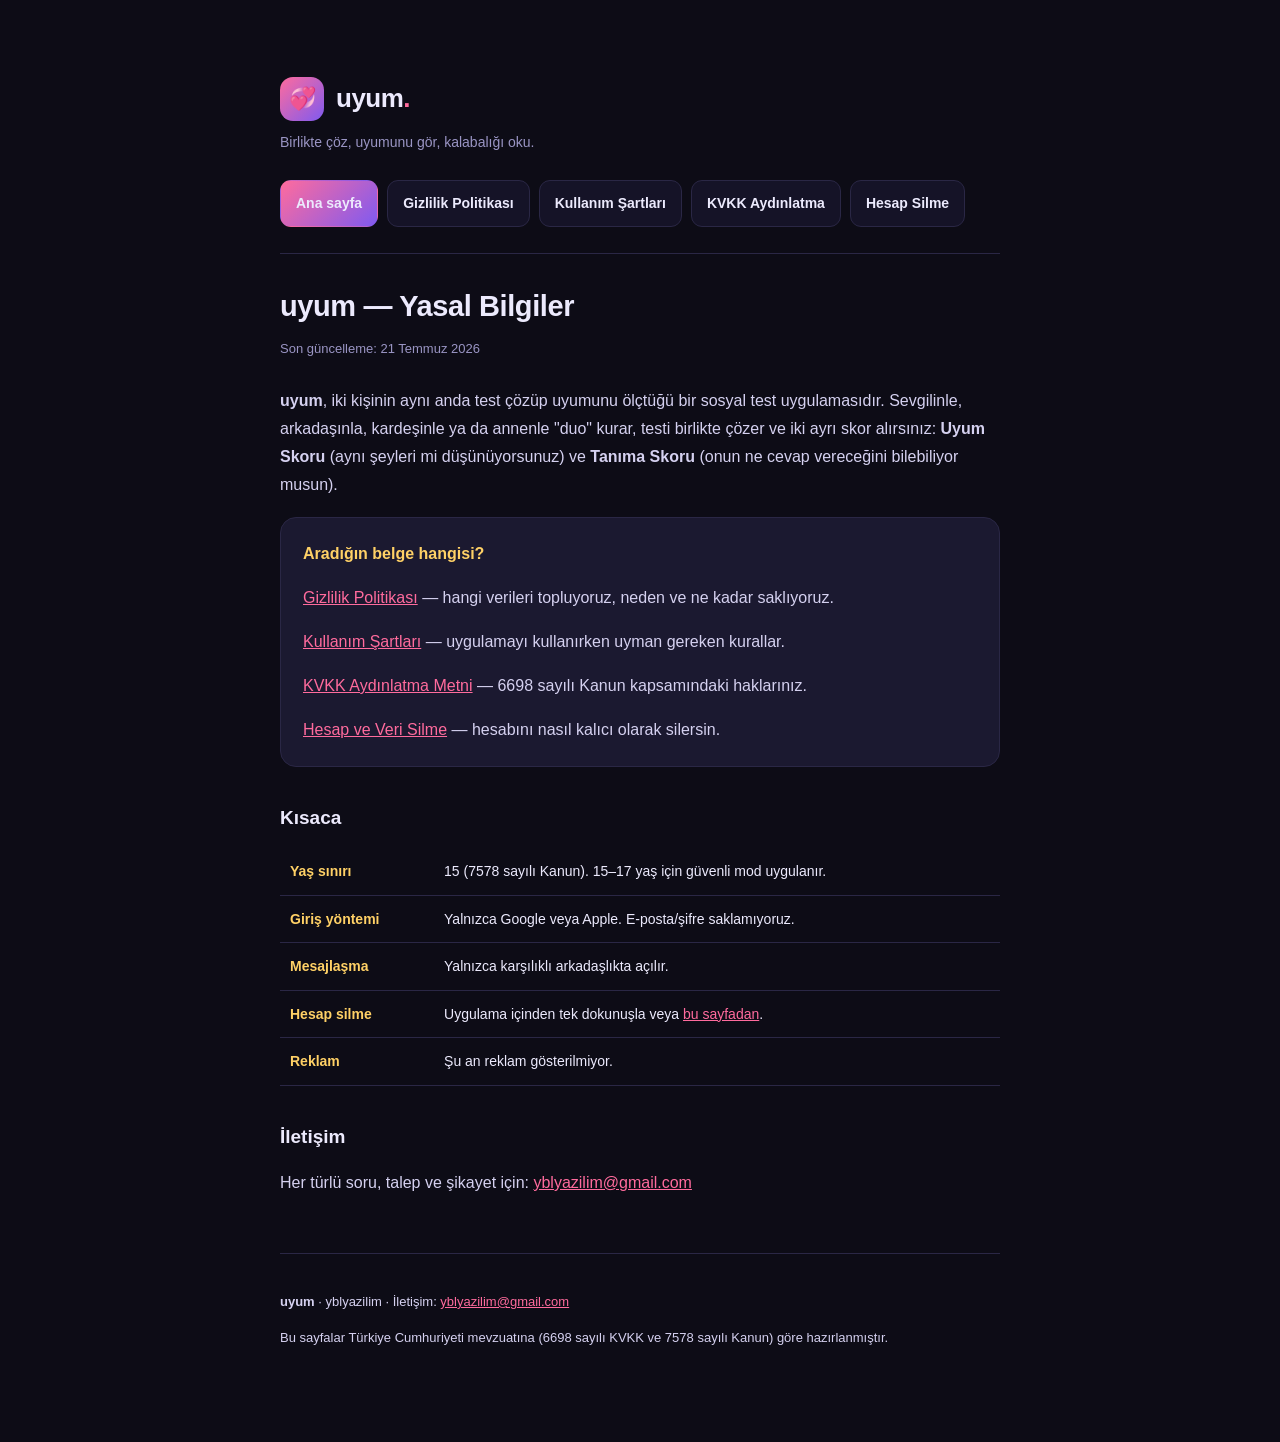
<file: index.html>
<!doctype html>
<html lang="tr">
<head>
<meta charset="utf-8">
<meta name="viewport" content="width=device-width,initial-scale=1">
<title>Yasal Bilgiler · uyum</title>
<meta name="description" content="uyum uygulamasının gizlilik politikası, kullanım şartları ve KVKK aydınlatma metni.">
<link rel="stylesheet" href="stil.css">
</head>
<body>
<div class="wrap">
<header>
  <a class="logo" href="index.html"><span class="mark">💞</span><b>uyum<i>.</i></b></a>
  <div class="slogan">Birlikte çöz, uyumunu gör, kalabalığı oku.</div>
  <nav class="nav">
    <a href="index.html" class="act">Ana sayfa</a>
    <a href="gizlilik.html">Gizlilik Politikası</a>
    <a href="sartlar.html">Kullanım Şartları</a>
    <a href="kvkk.html">KVKK Aydınlatma</a>
    <a href="hesap-silme.html">Hesap Silme</a>
  </nav>
</header>

<h1>uyum — Yasal Bilgiler</h1>
<p class="tarih">Son güncelleme: 21 Temmuz 2026</p>

<p><b>uyum</b>, iki kişinin aynı anda test çözüp uyumunu ölçtüğü bir sosyal test uygulamasıdır.
Sevgilinle, arkadaşınla, kardeşinle ya da annenle "duo" kurar, testi birlikte çözer ve iki ayrı skor alırsınız:
<b>Uyum Skoru</b> (aynı şeyleri mi düşünüyorsunuz) ve <b>Tanıma Skoru</b> (onun ne cevap vereceğini bilebiliyor musun).</p>

<div class="kart">
  <h3 style="margin-top:0">Aradığın belge hangisi?</h3>
  <p><a href="gizlilik.html">Gizlilik Politikası</a> — hangi verileri topluyoruz, neden ve ne kadar saklıyoruz.</p>
  <p><a href="sartlar.html">Kullanım Şartları</a> — uygulamayı kullanırken uyman gereken kurallar.</p>
  <p><a href="kvkk.html">KVKK Aydınlatma Metni</a> — 6698 sayılı Kanun kapsamındaki haklarınız.</p>
  <p style="margin-bottom:0"><a href="hesap-silme.html">Hesap ve Veri Silme</a> — hesabını nasıl kalıcı olarak silersin.</p>
</div>

<h2>Kısaca</h2>
<table>
  <tr><th>Yaş sınırı</th><td>15 (7578 sayılı Kanun). 15–17 yaş için güvenli mod uygulanır.</td></tr>
  <tr><th>Giriş yöntemi</th><td>Yalnızca Google veya Apple. E-posta/şifre saklamıyoruz.</td></tr>
  <tr><th>Mesajlaşma</th><td>Yalnızca karşılıklı arkadaşlıkta açılır.</td></tr>
  <tr><th>Hesap silme</th><td>Uygulama içinden tek dokunuşla veya <a href="hesap-silme.html">bu sayfadan</a>.</td></tr>
  <tr><th>Reklam</th><td>Şu an reklam gösterilmiyor.</td></tr>
</table>

<h2>İletişim</h2>
<p>Her türlü soru, talep ve şikayet için: <a href="mailto:yblyazilim@gmail.com">yblyazilim@gmail.com</a></p>

<footer>
  <p><b>uyum</b> · yblyazilim · İletişim: <a href="mailto:yblyazilim@gmail.com">yblyazilim@gmail.com</a></p>
  <p>Bu sayfalar Türkiye Cumhuriyeti mevzuatına (6698 sayılı KVKK ve 7578 sayılı Kanun) göre hazırlanmıştır.</p>
</footer>
</div>
</body>
</html>
</file>
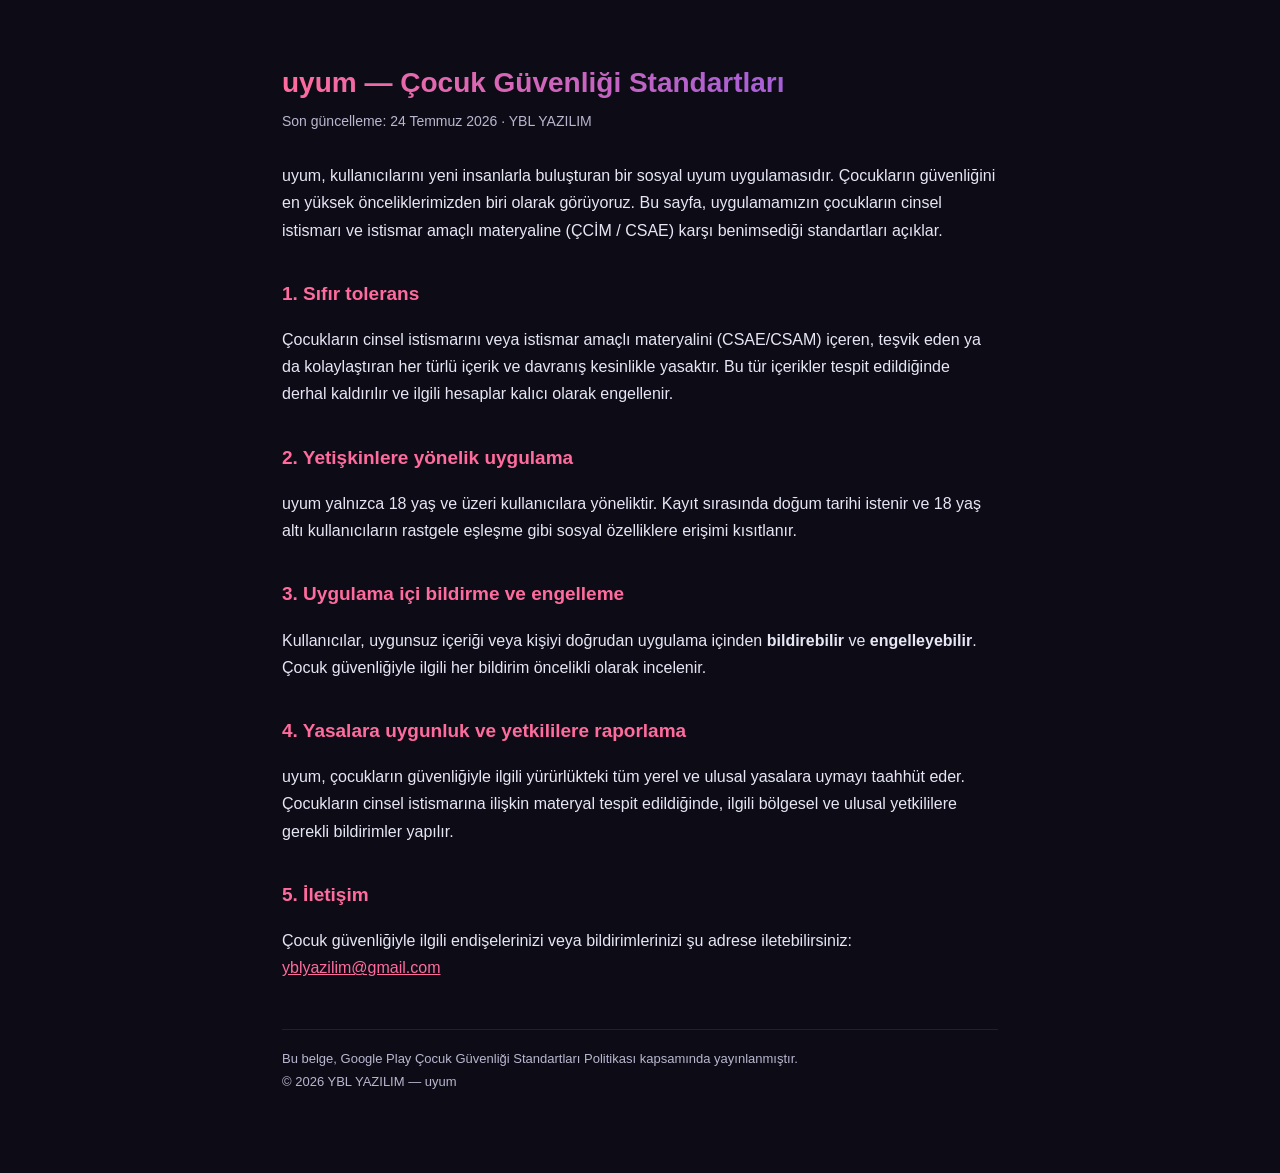
<file: cocuk-guvenligi.html>
<!DOCTYPE html>
<html lang="tr">
<head>
<meta charset="UTF-8">
<meta name="viewport" content="width=device-width, initial-scale=1.0">
<title>uyum — Çocuk Güvenliği Standartları</title>
<style>
  :root{--bg:#0d0c16;--card:#1c1b2e;--accent:#ff6b9d;--accent2:#7f5af0;--text:#f6f5ff;--muted:#b9b7d0;}
  *{box-sizing:border-box;}
  body{margin:0;background:var(--bg);color:var(--text);font-family:-apple-system,Segoe UI,Roboto,Arial,sans-serif;line-height:1.7;}
  .wrap{max-width:760px;margin:0 auto;padding:40px 22px 80px;}
  h1{font-size:28px;background:linear-gradient(90deg,var(--accent),var(--accent2));-webkit-background-clip:text;background-clip:text;color:transparent;margin-bottom:4px;}
  .sub{color:var(--muted);font-size:14px;margin-bottom:28px;}
  h2{font-size:19px;margin-top:34px;color:var(--accent);}
  p,li{color:#e7e6f5;}
  a{color:var(--accent);}
  .card{background:var(--card);border:1px solid rgba(127,90,240,.25);border-radius:16px;padding:18px 20px;margin-top:16px;}
  .foot{margin-top:48px;color:var(--muted);font-size:13px;border-top:1px solid rgba(127,90,240,.2);padding-top:18px;}
</style>
</head>
<body>
<div class="wrap">
  <h1>uyum — Çocuk Güvenliği Standartları</h1>
  <div class="sub">Son güncelleme: 24 Temmuz 2026 · YBL YAZILIM</div>

  <p>uyum, kullanıcılarını yeni insanlarla buluşturan bir sosyal uyum uygulamasıdır. Çocukların güvenliğini en yüksek önceliklerimizden biri olarak görüyoruz. Bu sayfa, uygulamamızın çocukların cinsel istismarı ve istismar amaçlı materyaline (ÇCİM / CSAE) karşı benimsediği standartları açıklar.</p>

  <h2>1. Sıfır tolerans</h2>
  <p>Çocukların cinsel istismarını veya istismar amaçlı materyalini (CSAE/CSAM) içeren, teşvik eden ya da kolaylaştıran her türlü içerik ve davranış kesinlikle yasaktır. Bu tür içerikler tespit edildiğinde derhal kaldırılır ve ilgili hesaplar kalıcı olarak engellenir.</p>

  <h2>2. Yetişkinlere yönelik uygulama</h2>
  <p>uyum yalnızca 18 yaş ve üzeri kullanıcılara yöneliktir. Kayıt sırasında doğum tarihi istenir ve 18 yaş altı kullanıcıların rastgele eşleşme gibi sosyal özelliklere erişimi kısıtlanır.</p>

  <h2>3. Uygulama içi bildirme ve engelleme</h2>
  <p>Kullanıcılar, uygunsuz içeriği veya kişiyi doğrudan uygulama içinden <strong>bildirebilir</strong> ve <strong>engelleyebilir</strong>. Çocuk güvenliğiyle ilgili her bildirim öncelikli olarak incelenir.</p>

  <h2>4. Yasalara uygunluk ve yetkililere raporlama</h2>
  <p>uyum, çocukların güvenliğiyle ilgili yürürlükteki tüm yerel ve ulusal yasalara uymayı taahhüt eder. Çocukların cinsel istismarına ilişkin materyal tespit edildiğinde, ilgili bölgesel ve ulusal yetkililere gerekli bildirimler yapılır.</p>

  <h2>5. İletişim</h2>
  <p>Çocuk güvenliğiyle ilgili endişelerinizi veya bildirimlerinizi şu adrese iletebilirsiniz:
  <br><a href="mailto:yblyazilim@gmail.com">yblyazilim@gmail.com</a></p>

  <div class="foot">
    Bu belge, Google Play Çocuk Güvenliği Standartları Politikası kapsamında yayınlanmıştır.<br>
    © 2026 YBL YAZILIM — uyum
  </div>
</div>
</body>
</html>
</file>
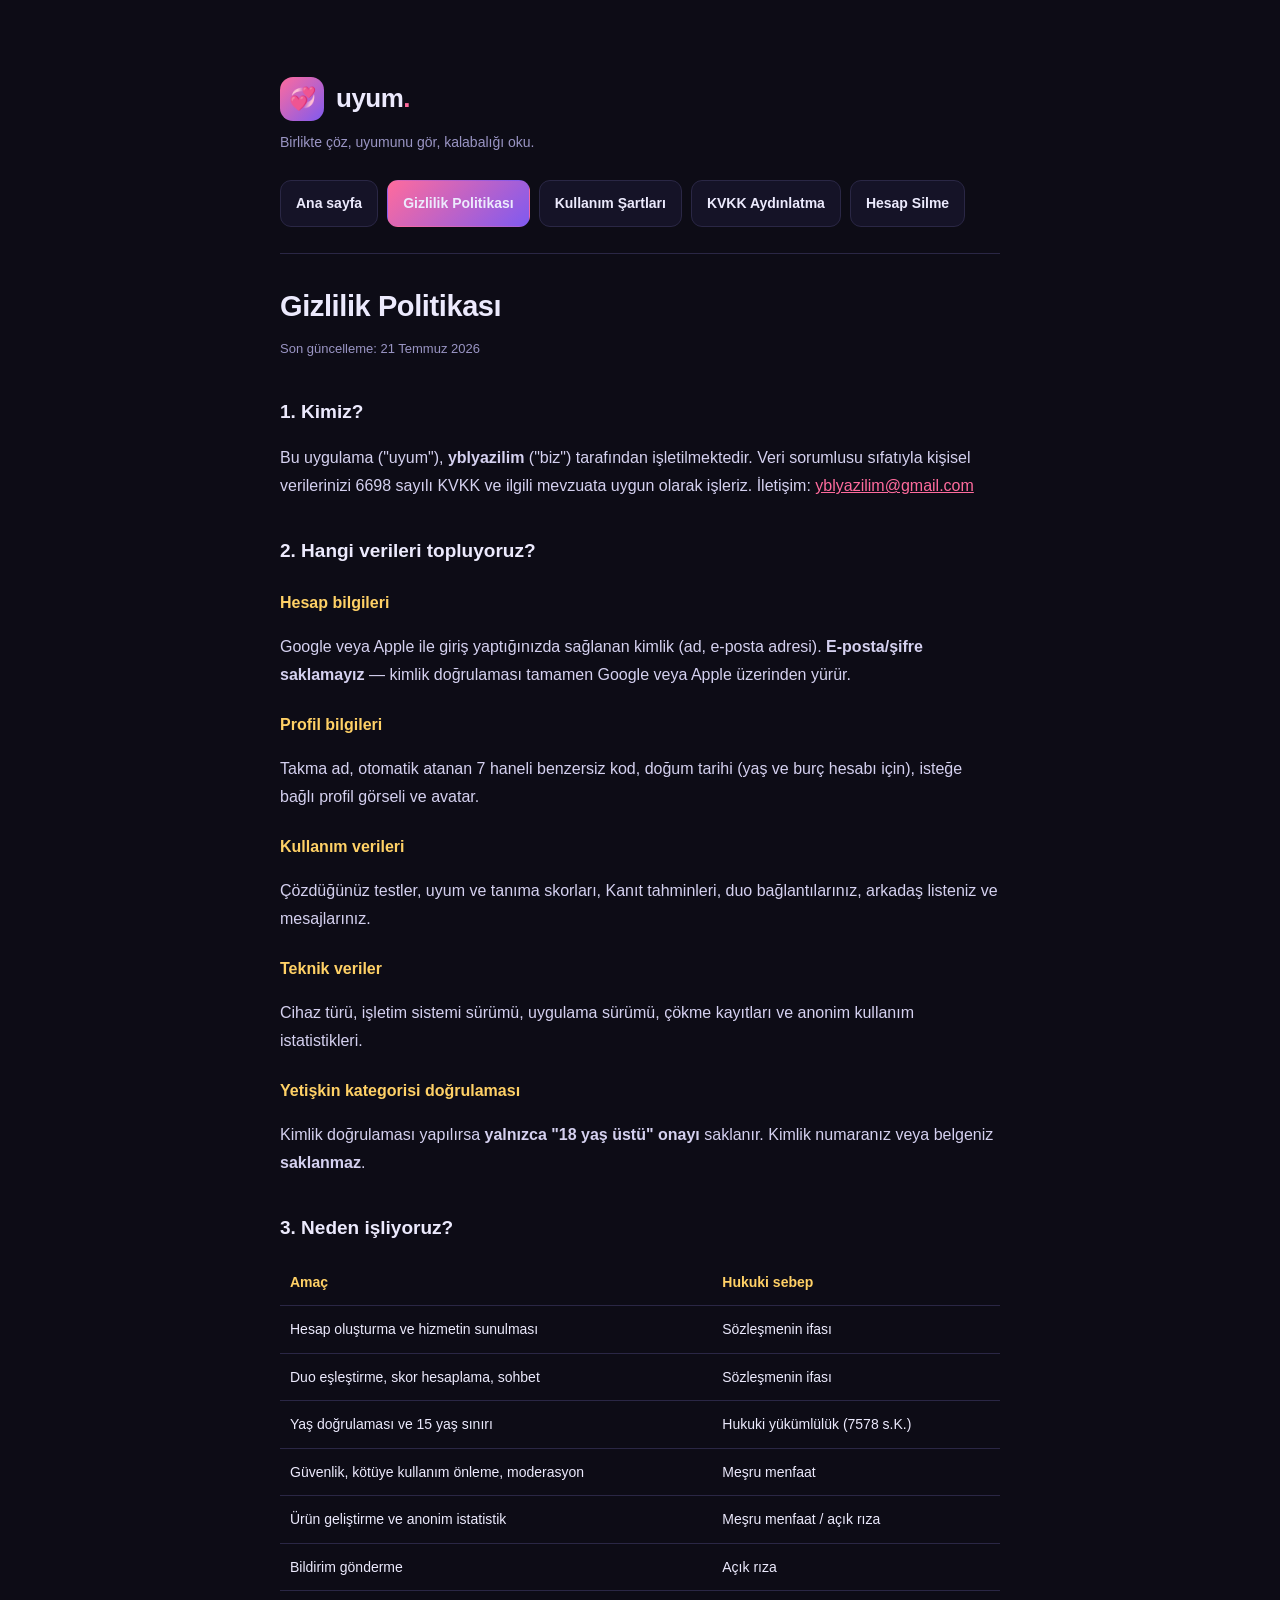
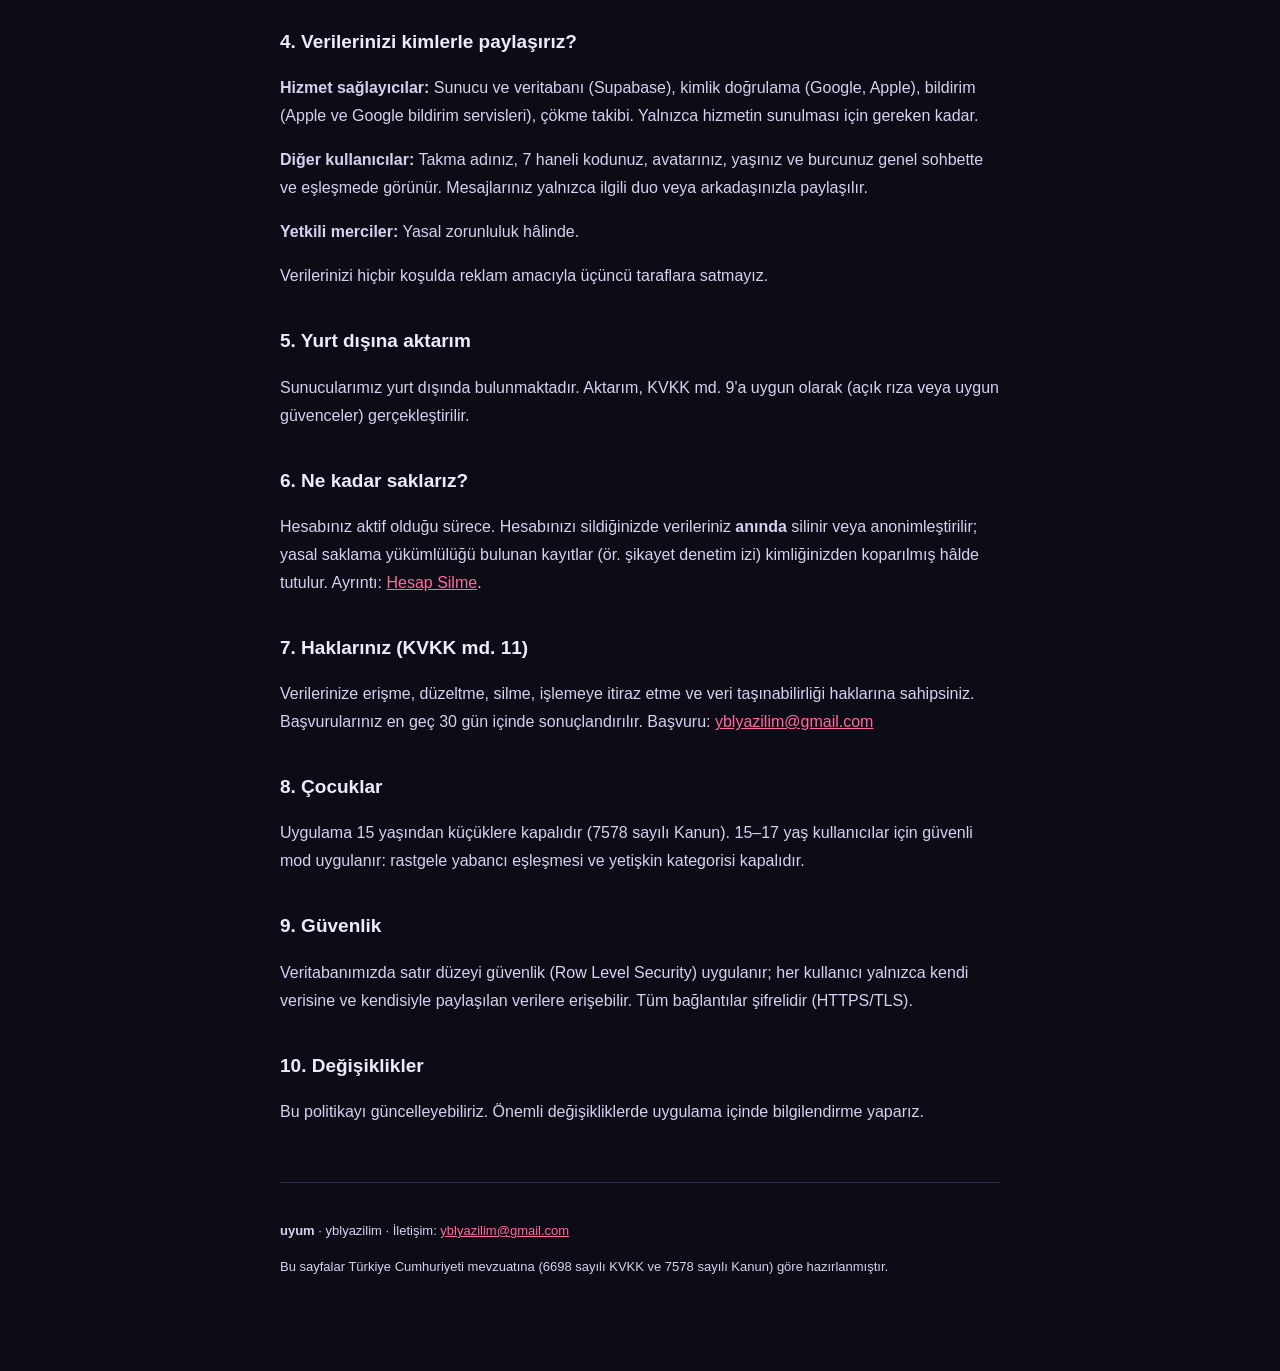
<file: gizlilik.html>
<!doctype html>
<html lang="tr">
<head>
<meta charset="utf-8">
<meta name="viewport" content="width=device-width,initial-scale=1">
<title>Gizlilik Politikası · uyum</title>
<meta name="description" content="uyum uygulaması gizlilik politikası.">
<link rel="stylesheet" href="stil.css">
</head>
<body>
<div class="wrap">
<header>
  <a class="logo" href="index.html"><span class="mark">💞</span><b>uyum<i>.</i></b></a>
  <div class="slogan">Birlikte çöz, uyumunu gör, kalabalığı oku.</div>
  <nav class="nav">
    <a href="index.html">Ana sayfa</a>
    <a href="gizlilik.html" class="act">Gizlilik Politikası</a>
    <a href="sartlar.html">Kullanım Şartları</a>
    <a href="kvkk.html">KVKK Aydınlatma</a>
    <a href="hesap-silme.html">Hesap Silme</a>
  </nav>
</header>

<h1>Gizlilik Politikası</h1>
<p class="tarih">Son güncelleme: 21 Temmuz 2026</p>

<h2>1. Kimiz?</h2>
<p>Bu uygulama ("uyum"), <b>yblyazilim</b> ("biz") tarafından işletilmektedir. Veri sorumlusu sıfatıyla
kişisel verilerinizi 6698 sayılı KVKK ve ilgili mevzuata uygun olarak işleriz.
İletişim: <a href="mailto:yblyazilim@gmail.com">yblyazilim@gmail.com</a></p>

<h2>2. Hangi verileri topluyoruz?</h2>
<h3>Hesap bilgileri</h3>
<p>Google veya Apple ile giriş yaptığınızda sağlanan kimlik (ad, e-posta adresi).
<b>E-posta/şifre saklamayız</b> — kimlik doğrulaması tamamen Google veya Apple üzerinden yürür.</p>
<h3>Profil bilgileri</h3>
<p>Takma ad, otomatik atanan 7 haneli benzersiz kod, doğum tarihi (yaş ve burç hesabı için),
isteğe bağlı profil görseli ve avatar.</p>
<h3>Kullanım verileri</h3>
<p>Çözdüğünüz testler, uyum ve tanıma skorları, Kanıt tahminleri, duo bağlantılarınız,
arkadaş listeniz ve mesajlarınız.</p>
<h3>Teknik veriler</h3>
<p>Cihaz türü, işletim sistemi sürümü, uygulama sürümü, çökme kayıtları ve anonim kullanım istatistikleri.</p>
<h3>Yetişkin kategorisi doğrulaması</h3>
<p>Kimlik doğrulaması yapılırsa <b>yalnızca "18 yaş üstü" onayı</b> saklanır.
Kimlik numaranız veya belgeniz <b>saklanmaz</b>.</p>

<h2>3. Neden işliyoruz?</h2>
<table>
  <tr><th>Amaç</th><th>Hukuki sebep</th></tr>
  <tr><td>Hesap oluşturma ve hizmetin sunulması</td><td>Sözleşmenin ifası</td></tr>
  <tr><td>Duo eşleştirme, skor hesaplama, sohbet</td><td>Sözleşmenin ifası</td></tr>
  <tr><td>Yaş doğrulaması ve 15 yaş sınırı</td><td>Hukuki yükümlülük (7578 s.K.)</td></tr>
  <tr><td>Güvenlik, kötüye kullanım önleme, moderasyon</td><td>Meşru menfaat</td></tr>
  <tr><td>Ürün geliştirme ve anonim istatistik</td><td>Meşru menfaat / açık rıza</td></tr>
  <tr><td>Bildirim gönderme</td><td>Açık rıza</td></tr>
</table>

<h2>4. Verilerinizi kimlerle paylaşırız?</h2>
<p><b>Hizmet sağlayıcılar:</b> Sunucu ve veritabanı (Supabase), kimlik doğrulama (Google, Apple),
bildirim (Apple ve Google bildirim servisleri), çökme takibi. Yalnızca hizmetin sunulması için gereken kadar.</p>
<p><b>Diğer kullanıcılar:</b> Takma adınız, 7 haneli kodunuz, avatarınız, yaşınız ve burcunuz
genel sohbette ve eşleşmede görünür. Mesajlarınız yalnızca ilgili duo veya arkadaşınızla paylaşılır.</p>
<p><b>Yetkili merciler:</b> Yasal zorunluluk hâlinde.</p>
<p>Verilerinizi hiçbir koşulda reklam amacıyla üçüncü taraflara satmayız.</p>

<h2>5. Yurt dışına aktarım</h2>
<p>Sunucularımız yurt dışında bulunmaktadır. Aktarım, KVKK md. 9'a uygun olarak
(açık rıza veya uygun güvenceler) gerçekleştirilir.</p>

<h2>6. Ne kadar saklarız?</h2>
<p>Hesabınız aktif olduğu sürece. Hesabınızı sildiğinizde verileriniz <b>anında</b> silinir veya
anonimleştirilir; yasal saklama yükümlülüğü bulunan kayıtlar (ör. şikayet denetim izi) kimliğinizden
koparılmış hâlde tutulur. Ayrıntı: <a href="hesap-silme.html">Hesap Silme</a>.</p>

<h2>7. Haklarınız (KVKK md. 11)</h2>
<p>Verilerinize erişme, düzeltme, silme, işlemeye itiraz etme ve veri taşınabilirliği haklarına sahipsiniz.
Başvurularınız en geç 30 gün içinde sonuçlandırılır.
Başvuru: <a href="mailto:yblyazilim@gmail.com">yblyazilim@gmail.com</a></p>

<h2>8. Çocuklar</h2>
<p>Uygulama 15 yaşından küçüklere kapalıdır (7578 sayılı Kanun).
15–17 yaş kullanıcılar için güvenli mod uygulanır: rastgele yabancı eşleşmesi ve
yetişkin kategorisi kapalıdır.</p>

<h2>9. Güvenlik</h2>
<p>Veritabanımızda satır düzeyi güvenlik (Row Level Security) uygulanır; her kullanıcı yalnızca
kendi verisine ve kendisiyle paylaşılan verilere erişebilir. Tüm bağlantılar şifrelidir (HTTPS/TLS).</p>

<h2>10. Değişiklikler</h2>
<p>Bu politikayı güncelleyebiliriz. Önemli değişikliklerde uygulama içinde bilgilendirme yaparız.</p>

<footer>
  <p><b>uyum</b> · yblyazilim · İletişim: <a href="mailto:yblyazilim@gmail.com">yblyazilim@gmail.com</a></p>
  <p>Bu sayfalar Türkiye Cumhuriyeti mevzuatına (6698 sayılı KVKK ve 7578 sayılı Kanun) göre hazırlanmıştır.</p>
</footer>
</div>
</body>
</html>
</file>
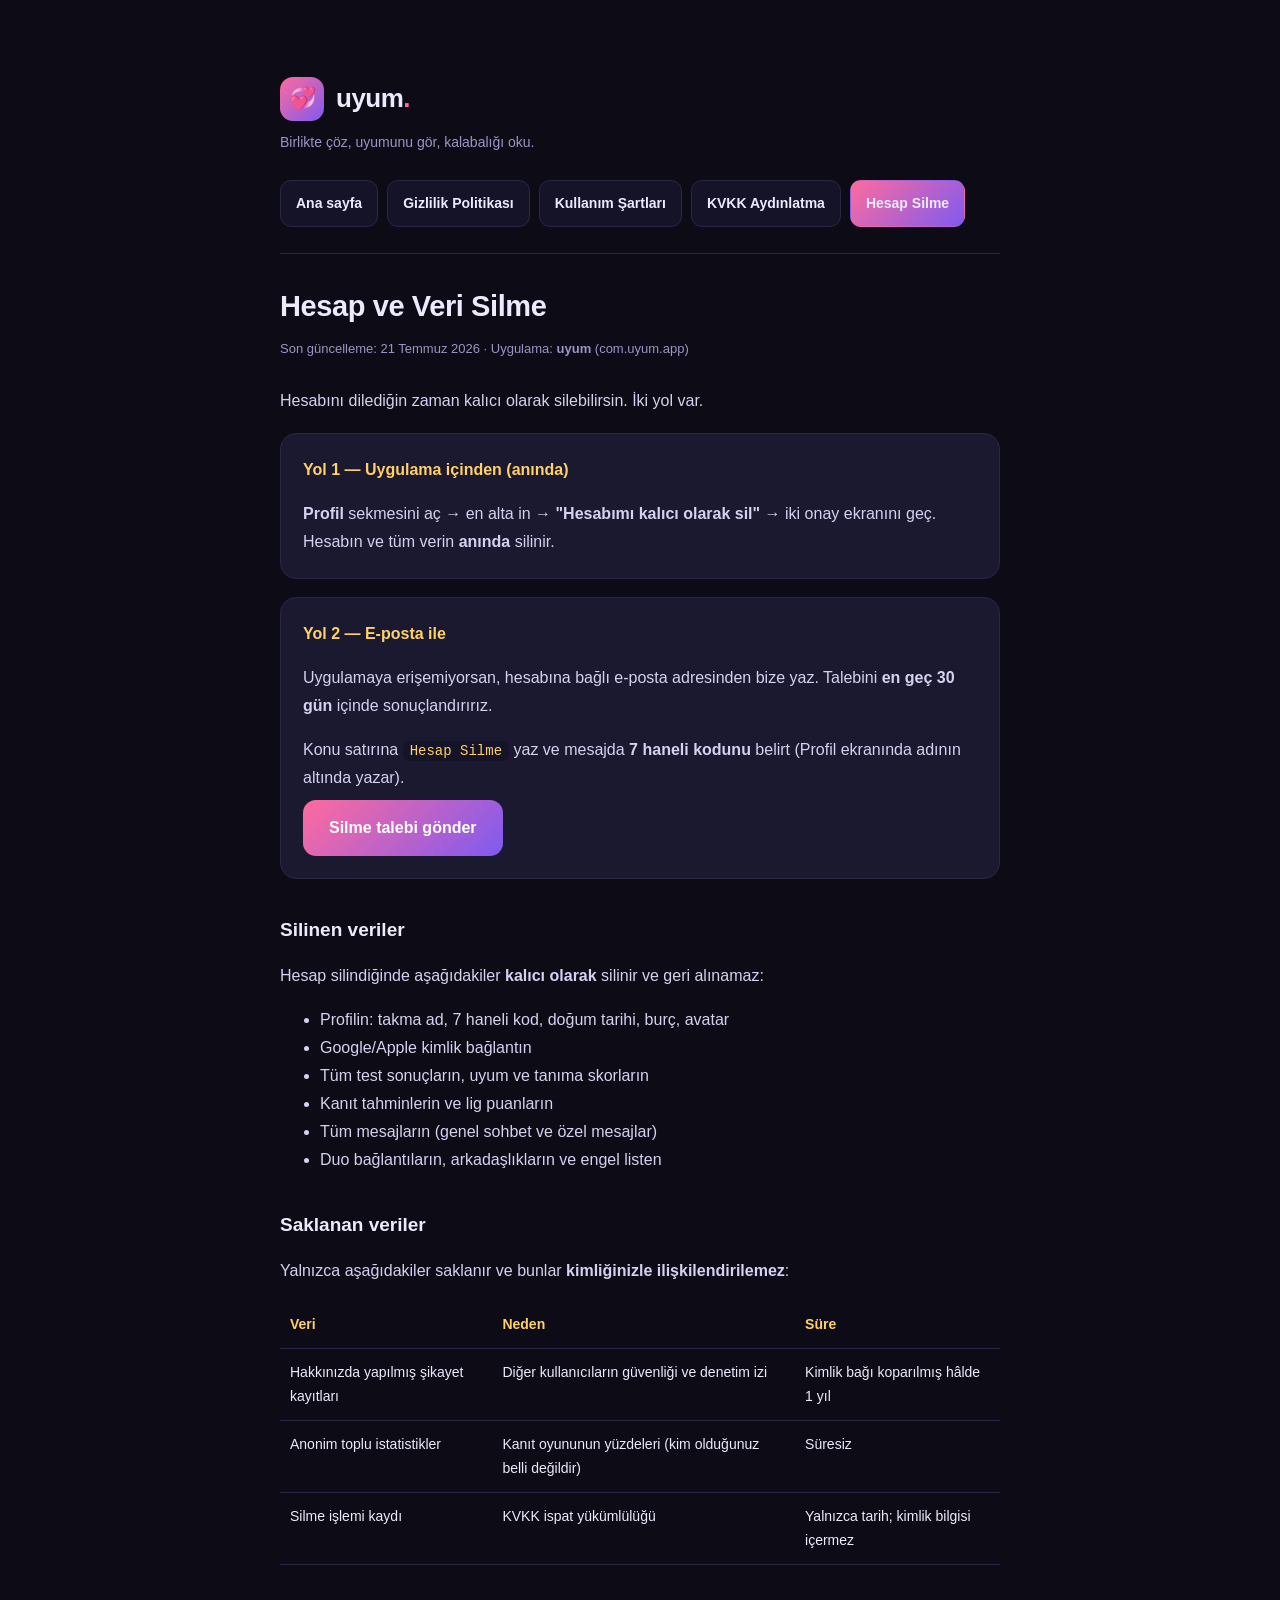
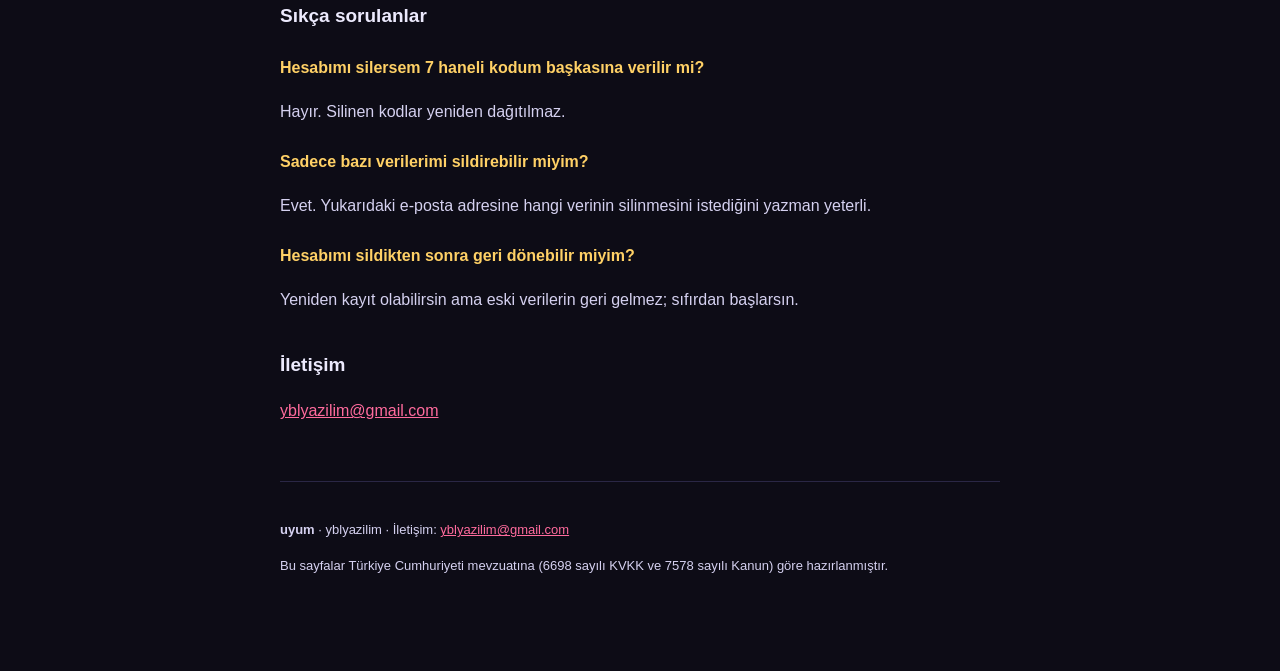
<file: hesap-silme.html>
<!doctype html>
<html lang="tr">
<head>
<meta charset="utf-8">
<meta name="viewport" content="width=device-width,initial-scale=1">
<title>Hesap ve Veri Silme · uyum</title>
<meta name="description" content="uyum hesabınızı ve verilerinizi nasıl silersiniz.">
<link rel="stylesheet" href="stil.css">
</head>
<body>
<div class="wrap">
<header>
  <a class="logo" href="index.html"><span class="mark">💞</span><b>uyum<i>.</i></b></a>
  <div class="slogan">Birlikte çöz, uyumunu gör, kalabalığı oku.</div>
  <nav class="nav">
    <a href="index.html">Ana sayfa</a>
    <a href="gizlilik.html">Gizlilik Politikası</a>
    <a href="sartlar.html">Kullanım Şartları</a>
    <a href="kvkk.html">KVKK Aydınlatma</a>
    <a href="hesap-silme.html" class="act">Hesap Silme</a>
  </nav>
</header>

<h1>Hesap ve Veri Silme</h1>
<p class="tarih">Son güncelleme: 21 Temmuz 2026 · Uygulama: <b>uyum</b> (com.uyum.app)</p>

<p>Hesabını dilediğin zaman kalıcı olarak silebilirsin. İki yol var.</p>

<div class="kart">
  <h3 style="margin-top:0">Yol 1 — Uygulama içinden (anında)</h3>
  <p style="margin-bottom:0">
    <b>Profil</b> sekmesini aç → en alta in → <b>"Hesabımı kalıcı olarak sil"</b> →
    iki onay ekranını geç. Hesabın ve tüm verin <b>anında</b> silinir.
  </p>
</div>

<div class="kart">
  <h3 style="margin-top:0">Yol 2 — E-posta ile</h3>
  <p>Uygulamaya erişemiyorsan, hesabına bağlı e-posta adresinden bize yaz.
  Talebini <b>en geç 30 gün</b> içinde sonuçlandırırız.</p>
  <p style="margin-bottom:0">Konu satırına <code>Hesap Silme</code> yaz ve mesajda
  <b>7 haneli kodunu</b> belirt (Profil ekranında adının altında yazar).</p>
  <a class="btn" href="mailto:yblyazilim@gmail.com?subject=Hesap%20Silme%20Talebi&body=7%20haneli%20kodum:%20%0A%0AHesabimin%20ve%20tum%20verilerimin%20kalici%20olarak%20silinmesini%20talep%20ediyorum.">Silme talebi gönder</a>
</div>

<h2>Silinen veriler</h2>
<p>Hesap silindiğinde aşağıdakiler <b>kalıcı olarak</b> silinir ve geri alınamaz:</p>
<ul>
  <li>Profilin: takma ad, 7 haneli kod, doğum tarihi, burç, avatar</li>
  <li>Google/Apple kimlik bağlantın</li>
  <li>Tüm test sonuçların, uyum ve tanıma skorların</li>
  <li>Kanıt tahminlerin ve lig puanların</li>
  <li>Tüm mesajların (genel sohbet ve özel mesajlar)</li>
  <li>Duo bağlantıların, arkadaşlıkların ve engel listen</li>
</ul>

<h2>Saklanan veriler</h2>
<p>Yalnızca aşağıdakiler saklanır ve bunlar <b>kimliğinizle ilişkilendirilemez</b>:</p>
<table>
  <tr><th>Veri</th><th>Neden</th><th>Süre</th></tr>
  <tr><td>Hakkınızda yapılmış şikayet kayıtları</td><td>Diğer kullanıcıların güvenliği ve denetim izi</td><td>Kimlik bağı koparılmış hâlde 1 yıl</td></tr>
  <tr><td>Anonim toplu istatistikler</td><td>Kanıt oyununun yüzdeleri (kim olduğunuz belli değildir)</td><td>Süresiz</td></tr>
  <tr><td>Silme işlemi kaydı</td><td>KVKK ispat yükümlülüğü</td><td>Yalnızca tarih; kimlik bilgisi içermez</td></tr>
</table>

<h2>Sıkça sorulanlar</h2>
<h3>Hesabımı silersem 7 haneli kodum başkasına verilir mi?</h3>
<p>Hayır. Silinen kodlar yeniden dağıtılmaz.</p>
<h3>Sadece bazı verilerimi sildirebilir miyim?</h3>
<p>Evet. Yukarıdaki e-posta adresine hangi verinin silinmesini istediğini yazman yeterli.</p>
<h3>Hesabımı sildikten sonra geri dönebilir miyim?</h3>
<p>Yeniden kayıt olabilirsin ama eski verilerin geri gelmez; sıfırdan başlarsın.</p>

<h2>İletişim</h2>
<p><a href="mailto:yblyazilim@gmail.com">yblyazilim@gmail.com</a></p>

<footer>
  <p><b>uyum</b> · yblyazilim · İletişim: <a href="mailto:yblyazilim@gmail.com">yblyazilim@gmail.com</a></p>
  <p>Bu sayfalar Türkiye Cumhuriyeti mevzuatına (6698 sayılı KVKK ve 7578 sayılı Kanun) göre hazırlanmıştır.</p>
</footer>
</div>
</body>
</html>
</file>
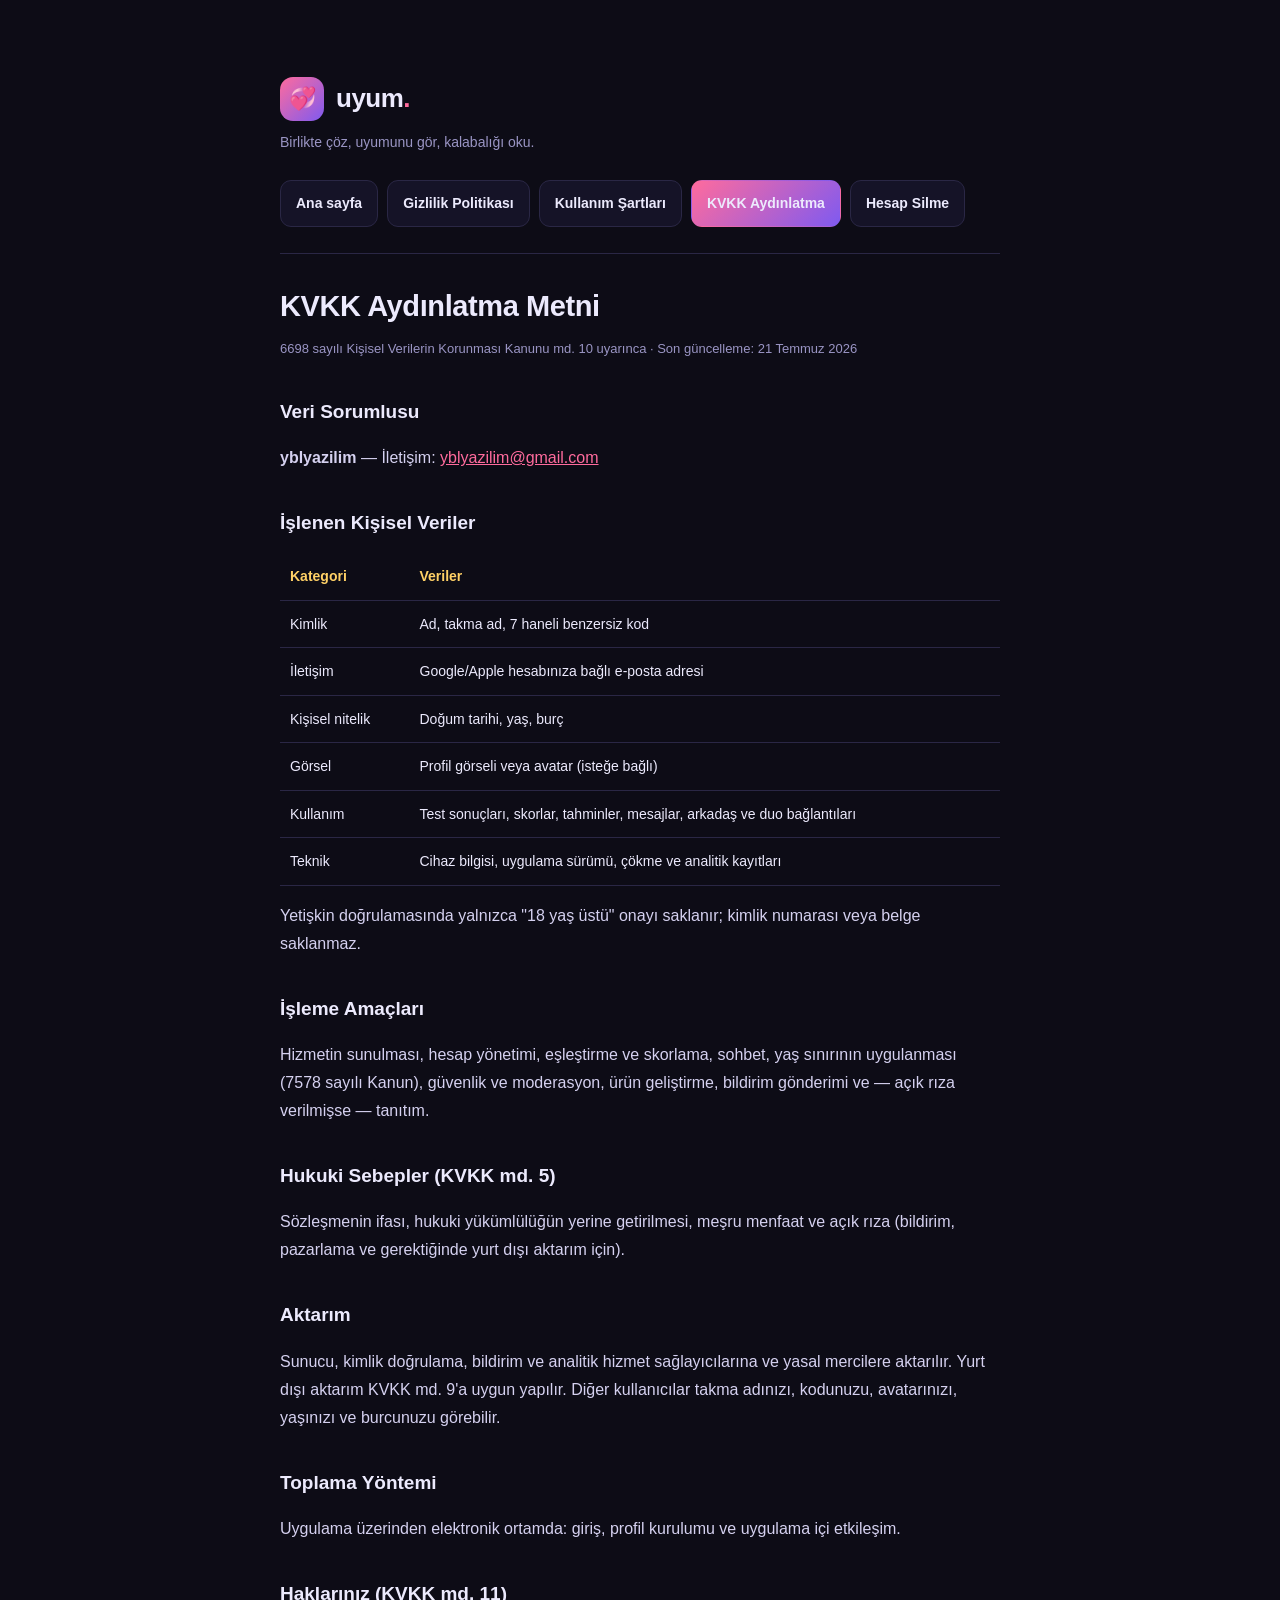
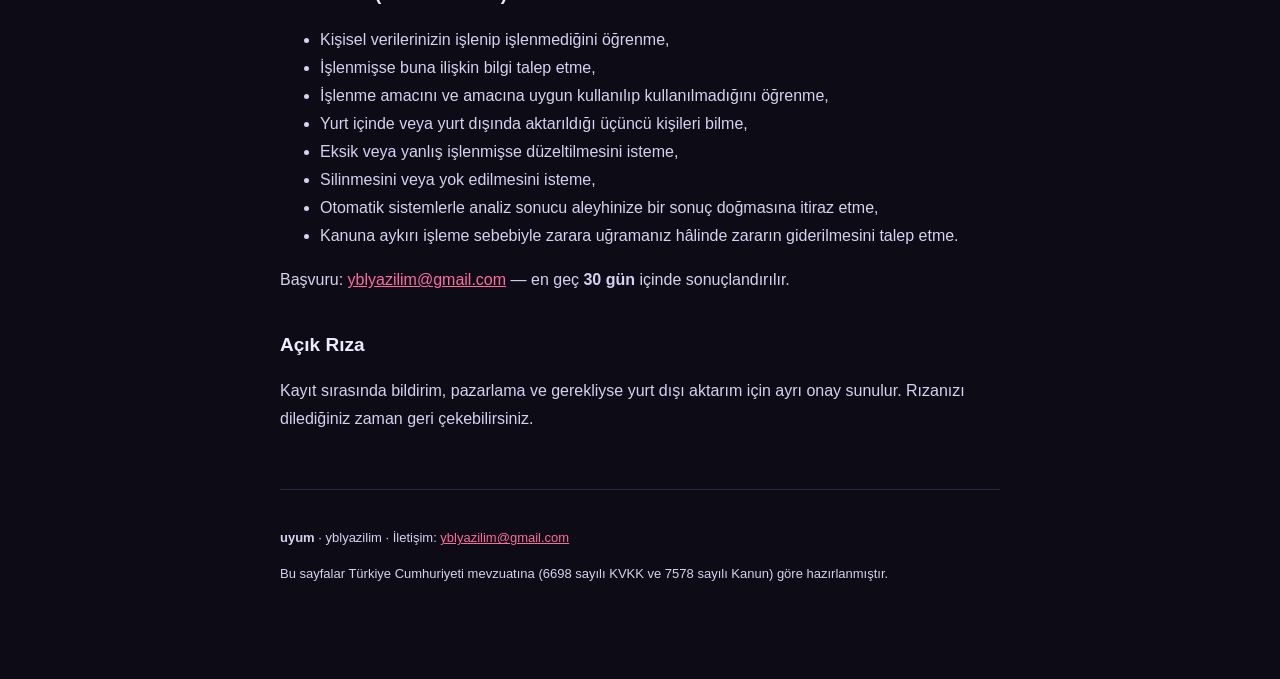
<file: kvkk.html>
<!doctype html>
<html lang="tr">
<head>
<meta charset="utf-8">
<meta name="viewport" content="width=device-width,initial-scale=1">
<title>KVKK Aydınlatma Metni · uyum</title>
<meta name="description" content="uyum KVKK aydınlatma metni.">
<link rel="stylesheet" href="stil.css">
</head>
<body>
<div class="wrap">
<header>
  <a class="logo" href="index.html"><span class="mark">💞</span><b>uyum<i>.</i></b></a>
  <div class="slogan">Birlikte çöz, uyumunu gör, kalabalığı oku.</div>
  <nav class="nav">
    <a href="index.html">Ana sayfa</a>
    <a href="gizlilik.html">Gizlilik Politikası</a>
    <a href="sartlar.html">Kullanım Şartları</a>
    <a href="kvkk.html" class="act">KVKK Aydınlatma</a>
    <a href="hesap-silme.html">Hesap Silme</a>
  </nav>
</header>

<h1>KVKK Aydınlatma Metni</h1>
<p class="tarih">6698 sayılı Kişisel Verilerin Korunması Kanunu md. 10 uyarınca · Son güncelleme: 21 Temmuz 2026</p>

<h2>Veri Sorumlusu</h2>
<p><b>yblyazilim</b> — İletişim: <a href="mailto:yblyazilim@gmail.com">yblyazilim@gmail.com</a></p>

<h2>İşlenen Kişisel Veriler</h2>
<table>
  <tr><th>Kategori</th><th>Veriler</th></tr>
  <tr><td>Kimlik</td><td>Ad, takma ad, 7 haneli benzersiz kod</td></tr>
  <tr><td>İletişim</td><td>Google/Apple hesabınıza bağlı e-posta adresi</td></tr>
  <tr><td>Kişisel nitelik</td><td>Doğum tarihi, yaş, burç</td></tr>
  <tr><td>Görsel</td><td>Profil görseli veya avatar (isteğe bağlı)</td></tr>
  <tr><td>Kullanım</td><td>Test sonuçları, skorlar, tahminler, mesajlar, arkadaş ve duo bağlantıları</td></tr>
  <tr><td>Teknik</td><td>Cihaz bilgisi, uygulama sürümü, çökme ve analitik kayıtları</td></tr>
</table>
<p>Yetişkin doğrulamasında yalnızca "18 yaş üstü" onayı saklanır; kimlik numarası veya belge saklanmaz.</p>

<h2>İşleme Amaçları</h2>
<p>Hizmetin sunulması, hesap yönetimi, eşleştirme ve skorlama, sohbet, yaş sınırının uygulanması
(7578 sayılı Kanun), güvenlik ve moderasyon, ürün geliştirme, bildirim gönderimi ve —
açık rıza verilmişse — tanıtım.</p>

<h2>Hukuki Sebepler (KVKK md. 5)</h2>
<p>Sözleşmenin ifası, hukuki yükümlülüğün yerine getirilmesi, meşru menfaat ve açık rıza
(bildirim, pazarlama ve gerektiğinde yurt dışı aktarım için).</p>

<h2>Aktarım</h2>
<p>Sunucu, kimlik doğrulama, bildirim ve analitik hizmet sağlayıcılarına ve yasal mercilere aktarılır.
Yurt dışı aktarım KVKK md. 9'a uygun yapılır. Diğer kullanıcılar takma adınızı, kodunuzu,
avatarınızı, yaşınızı ve burcunuzu görebilir.</p>

<h2>Toplama Yöntemi</h2>
<p>Uygulama üzerinden elektronik ortamda: giriş, profil kurulumu ve uygulama içi etkileşim.</p>

<h2>Haklarınız (KVKK md. 11)</h2>
<ul>
  <li>Kişisel verilerinizin işlenip işlenmediğini öğrenme,</li>
  <li>İşlenmişse buna ilişkin bilgi talep etme,</li>
  <li>İşlenme amacını ve amacına uygun kullanılıp kullanılmadığını öğrenme,</li>
  <li>Yurt içinde veya yurt dışında aktarıldığı üçüncü kişileri bilme,</li>
  <li>Eksik veya yanlış işlenmişse düzeltilmesini isteme,</li>
  <li>Silinmesini veya yok edilmesini isteme,</li>
  <li>Otomatik sistemlerle analiz sonucu aleyhinize bir sonuç doğmasına itiraz etme,</li>
  <li>Kanuna aykırı işleme sebebiyle zarara uğramanız hâlinde zararın giderilmesini talep etme.</li>
</ul>
<p>Başvuru: <a href="mailto:yblyazilim@gmail.com">yblyazilim@gmail.com</a> —
en geç <b>30 gün</b> içinde sonuçlandırılır.</p>

<h2>Açık Rıza</h2>
<p>Kayıt sırasında bildirim, pazarlama ve gerekliyse yurt dışı aktarım için ayrı onay sunulur.
Rızanızı dilediğiniz zaman geri çekebilirsiniz.</p>

<footer>
  <p><b>uyum</b> · yblyazilim · İletişim: <a href="mailto:yblyazilim@gmail.com">yblyazilim@gmail.com</a></p>
  <p>Bu sayfalar Türkiye Cumhuriyeti mevzuatına (6698 sayılı KVKK ve 7578 sayılı Kanun) göre hazırlanmıştır.</p>
</footer>
</div>
</body>
</html>
</file>
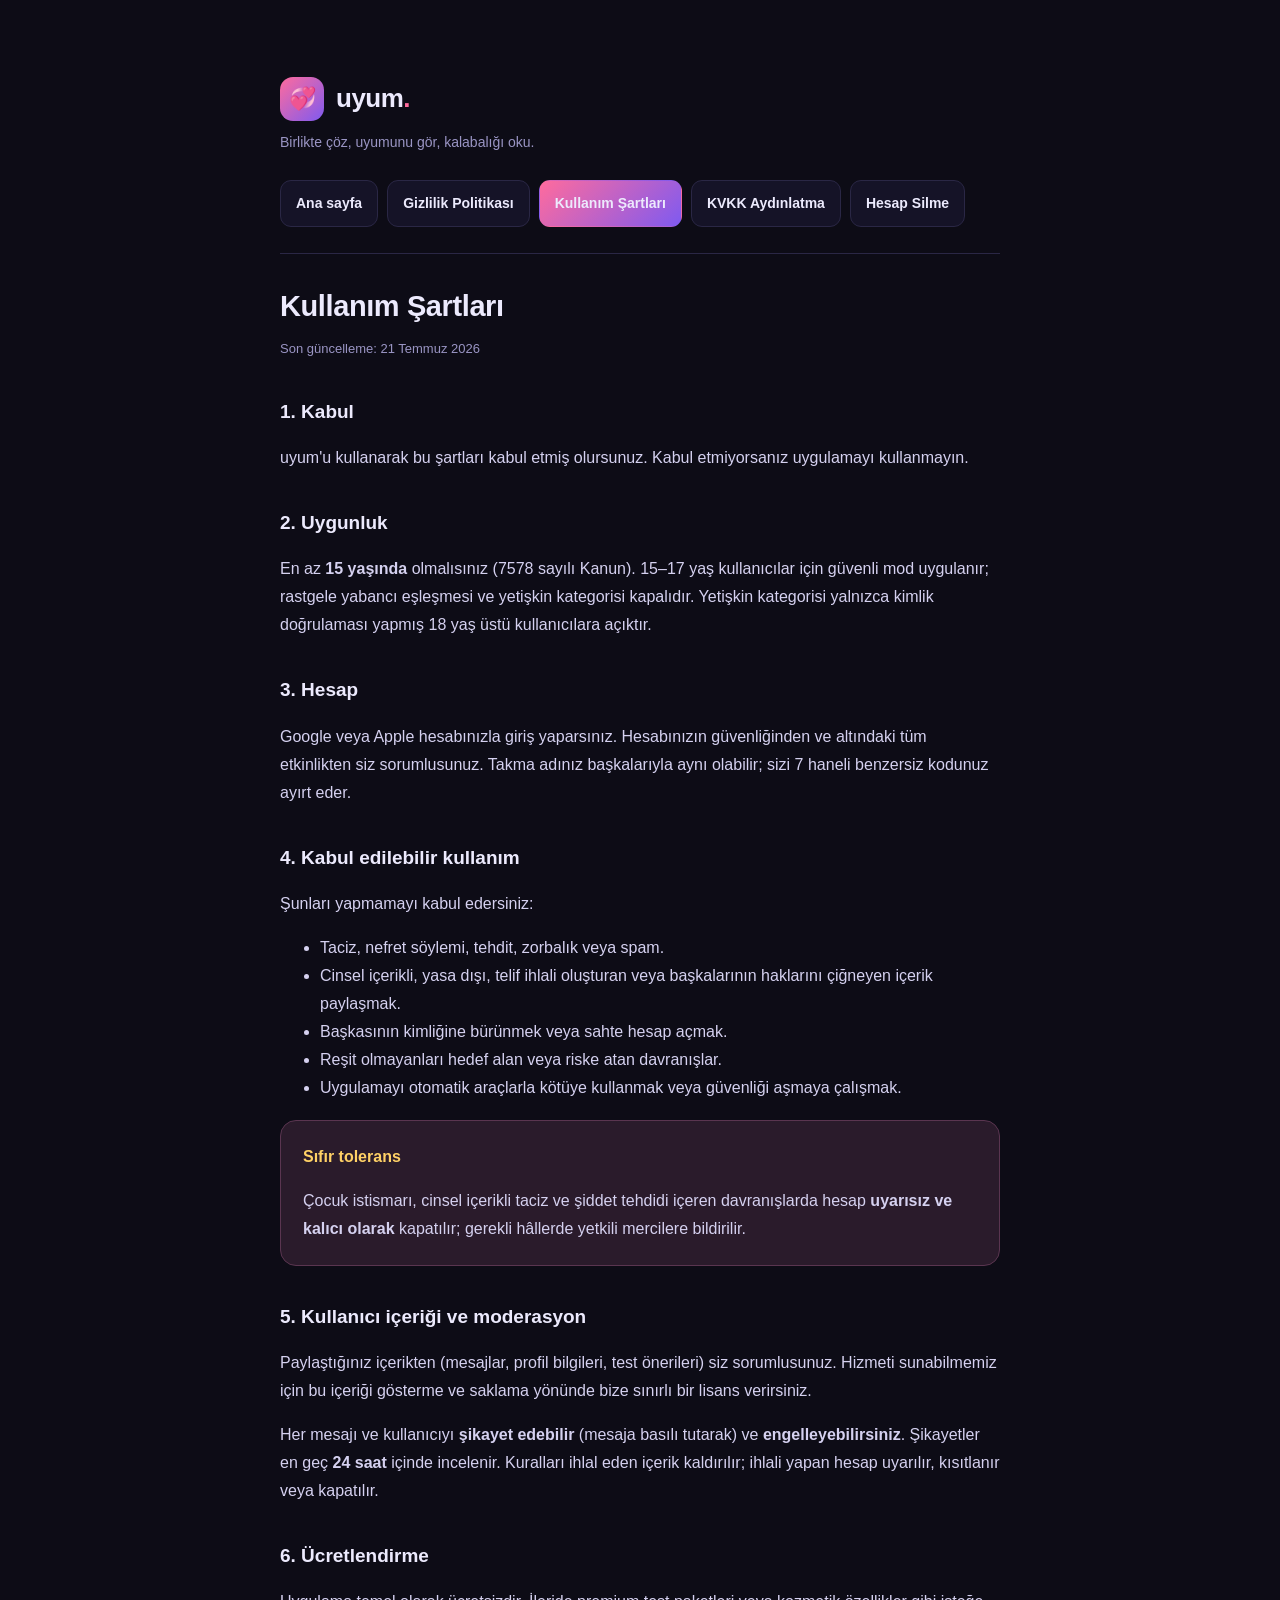
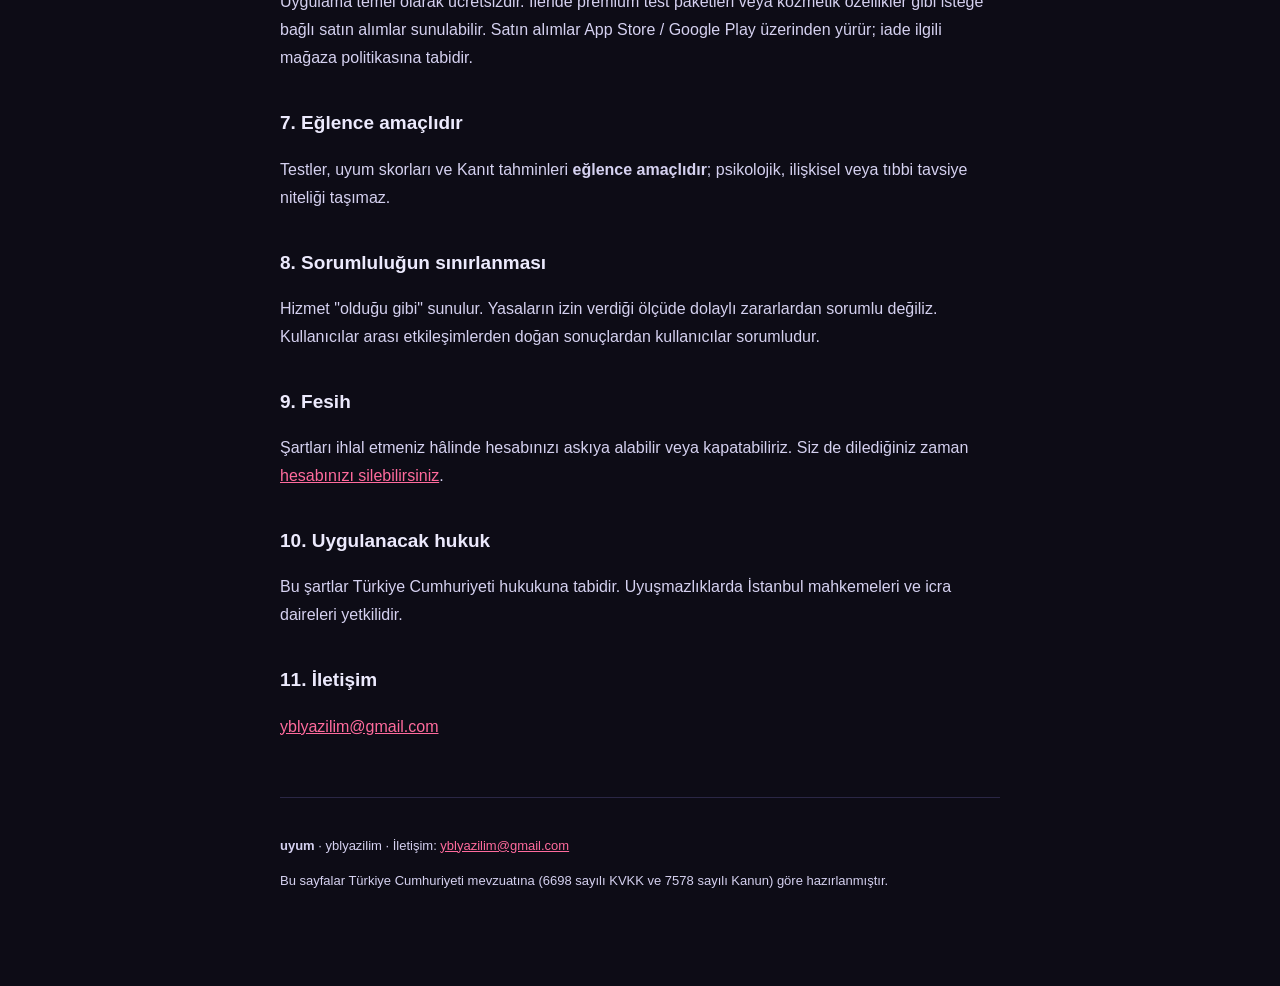
<file: sartlar.html>
<!doctype html>
<html lang="tr">
<head>
<meta charset="utf-8">
<meta name="viewport" content="width=device-width,initial-scale=1">
<title>Kullanım Şartları · uyum</title>
<meta name="description" content="uyum uygulaması kullanım şartları.">
<link rel="stylesheet" href="stil.css">
</head>
<body>
<div class="wrap">
<header>
  <a class="logo" href="index.html"><span class="mark">💞</span><b>uyum<i>.</i></b></a>
  <div class="slogan">Birlikte çöz, uyumunu gör, kalabalığı oku.</div>
  <nav class="nav">
    <a href="index.html">Ana sayfa</a>
    <a href="gizlilik.html">Gizlilik Politikası</a>
    <a href="sartlar.html" class="act">Kullanım Şartları</a>
    <a href="kvkk.html">KVKK Aydınlatma</a>
    <a href="hesap-silme.html">Hesap Silme</a>
  </nav>
</header>

<h1>Kullanım Şartları</h1>
<p class="tarih">Son güncelleme: 21 Temmuz 2026</p>

<h2>1. Kabul</h2>
<p>uyum'u kullanarak bu şartları kabul etmiş olursunuz. Kabul etmiyorsanız uygulamayı kullanmayın.</p>

<h2>2. Uygunluk</h2>
<p>En az <b>15 yaşında</b> olmalısınız (7578 sayılı Kanun). 15–17 yaş kullanıcılar için güvenli mod uygulanır;
rastgele yabancı eşleşmesi ve yetişkin kategorisi kapalıdır. Yetişkin kategorisi yalnızca kimlik doğrulaması
yapmış 18 yaş üstü kullanıcılara açıktır.</p>

<h2>3. Hesap</h2>
<p>Google veya Apple hesabınızla giriş yaparsınız. Hesabınızın güvenliğinden ve altındaki tüm etkinlikten
siz sorumlusunuz. Takma adınız başkalarıyla aynı olabilir; sizi 7 haneli benzersiz kodunuz ayırt eder.</p>

<h2>4. Kabul edilebilir kullanım</h2>
<p>Şunları yapmamayı kabul edersiniz:</p>
<ul>
  <li>Taciz, nefret söylemi, tehdit, zorbalık veya spam.</li>
  <li>Cinsel içerikli, yasa dışı, telif ihlali oluşturan veya başkalarının haklarını çiğneyen içerik paylaşmak.</li>
  <li>Başkasının kimliğine bürünmek veya sahte hesap açmak.</li>
  <li>Reşit olmayanları hedef alan veya riske atan davranışlar.</li>
  <li>Uygulamayı otomatik araçlarla kötüye kullanmak veya güvenliği aşmaya çalışmak.</li>
</ul>

<div class="kart uyari">
  <h3 style="margin-top:0">Sıfır tolerans</h3>
  <p style="margin-bottom:0">Çocuk istismarı, cinsel içerikli taciz ve şiddet tehdidi içeren davranışlarda hesap
  <b>uyarısız ve kalıcı olarak</b> kapatılır; gerekli hâllerde yetkili mercilere bildirilir.</p>
</div>

<h2>5. Kullanıcı içeriği ve moderasyon</h2>
<p>Paylaştığınız içerikten (mesajlar, profil bilgileri, test önerileri) siz sorumlusunuz.
Hizmeti sunabilmemiz için bu içeriği gösterme ve saklama yönünde bize sınırlı bir lisans verirsiniz.</p>
<p>Her mesajı ve kullanıcıyı <b>şikayet edebilir</b> (mesaja basılı tutarak) ve
<b>engelleyebilirsiniz</b>. Şikayetler en geç <b>24 saat</b> içinde incelenir. Kuralları ihlal eden içerik
kaldırılır; ihlali yapan hesap uyarılır, kısıtlanır veya kapatılır.</p>

<h2>6. Ücretlendirme</h2>
<p>Uygulama temel olarak ücretsizdir. İleride premium test paketleri veya kozmetik özellikler gibi
isteğe bağlı satın alımlar sunulabilir. Satın alımlar App Store / Google Play üzerinden yürür;
iade ilgili mağaza politikasına tabidir.</p>

<h2>7. Eğlence amaçlıdır</h2>
<p>Testler, uyum skorları ve Kanıt tahminleri <b>eğlence amaçlıdır</b>; psikolojik, ilişkisel veya
tıbbi tavsiye niteliği taşımaz.</p>

<h2>8. Sorumluluğun sınırlanması</h2>
<p>Hizmet "olduğu gibi" sunulur. Yasaların izin verdiği ölçüde dolaylı zararlardan sorumlu değiliz.
Kullanıcılar arası etkileşimlerden doğan sonuçlardan kullanıcılar sorumludur.</p>

<h2>9. Fesih</h2>
<p>Şartları ihlal etmeniz hâlinde hesabınızı askıya alabilir veya kapatabiliriz.
Siz de dilediğiniz zaman <a href="hesap-silme.html">hesabınızı silebilirsiniz</a>.</p>

<h2>10. Uygulanacak hukuk</h2>
<p>Bu şartlar Türkiye Cumhuriyeti hukukuna tabidir. Uyuşmazlıklarda İstanbul mahkemeleri ve
icra daireleri yetkilidir.</p>

<h2>11. İletişim</h2>
<p><a href="mailto:yblyazilim@gmail.com">yblyazilim@gmail.com</a></p>

<footer>
  <p><b>uyum</b> · yblyazilim · İletişim: <a href="mailto:yblyazilim@gmail.com">yblyazilim@gmail.com</a></p>
  <p>Bu sayfalar Türkiye Cumhuriyeti mevzuatına (6698 sayılı KVKK ve 7578 sayılı Kanun) göre hazırlanmıştır.</p>
</footer>
</div>
</body>
</html>
</file>
<file: stil.css>
:root{
  --bg:#0d0c16; --bg2:#151327; --card:#1b1930; --line:#2a2745;
  --tx:#eceafd; --mut:#9a95c4; --pink:#ff6b9d; --pur:#7f5af0; --yel:#ffd166;
}
*{box-sizing:border-box}
body{
  margin:0; background:var(--bg); color:var(--tx);
  font:16px/1.75 -apple-system,BlinkMacSystemFont,"Segoe UI",Roboto,"Helvetica Neue",Arial,sans-serif;
  -webkit-font-smoothing:antialiased;
}
.wrap{max-width:760px;margin:0 auto;padding:32px 20px 80px}
header{padding:44px 0 26px;border-bottom:1px solid var(--line);margin-bottom:34px}
.logo{display:flex;align-items:center;gap:12px;text-decoration:none;color:var(--tx)}
.mark{width:44px;height:44px;border-radius:13px;background:linear-gradient(135deg,var(--pink),var(--pur));
  display:flex;align-items:center;justify-content:center;font-size:22px}
.logo b{font-size:26px;letter-spacing:-.5px}
.logo b i{color:var(--pink);font-style:normal}
.slogan{color:var(--mut);font-size:14px;margin-top:8px}
h1{font-size:29px;line-height:1.3;margin:0 0 6px;letter-spacing:-.4px}
h2{font-size:19px;margin:34px 0 10px;color:var(--tx)}
h3{font-size:16px;margin:22px 0 6px;color:var(--yel)}
p,li{color:#d5d1f0}
a{color:var(--pink)}
.tarih{color:var(--mut);font-size:13px;margin-bottom:26px}
.kart{background:var(--card);border:1px solid var(--line);border-radius:16px;padding:22px;margin:18px 0}
.uyari{background:#2a1b2b;border-color:#5a3550}
.nav{display:flex;flex-wrap:wrap;gap:9px;margin:26px 0 0}
.nav a{background:var(--bg2);border:1px solid var(--line);border-radius:11px;padding:10px 15px;
  text-decoration:none;color:var(--tx);font-size:14px;font-weight:600}
.nav a:hover{border-color:var(--pink)}
.nav a.act{background:linear-gradient(135deg,var(--pink),var(--pur));border-color:transparent}
.btn{display:inline-block;background:linear-gradient(135deg,var(--pink),var(--pur));color:#fff;
  text-decoration:none;font-weight:700;padding:14px 26px;border-radius:13px;margin-top:8px}
table{width:100%;border-collapse:collapse;margin:14px 0;font-size:14px}
th,td{text-align:left;padding:11px 10px;border-bottom:1px solid var(--line);vertical-align:top}
th{color:var(--yel);font-weight:700}
footer{margin-top:56px;padding-top:24px;border-top:1px solid var(--line);color:var(--mut);font-size:13px}
code{background:var(--bg2);padding:2px 7px;border-radius:6px;font-size:14px;color:var(--yel)}
</file>
